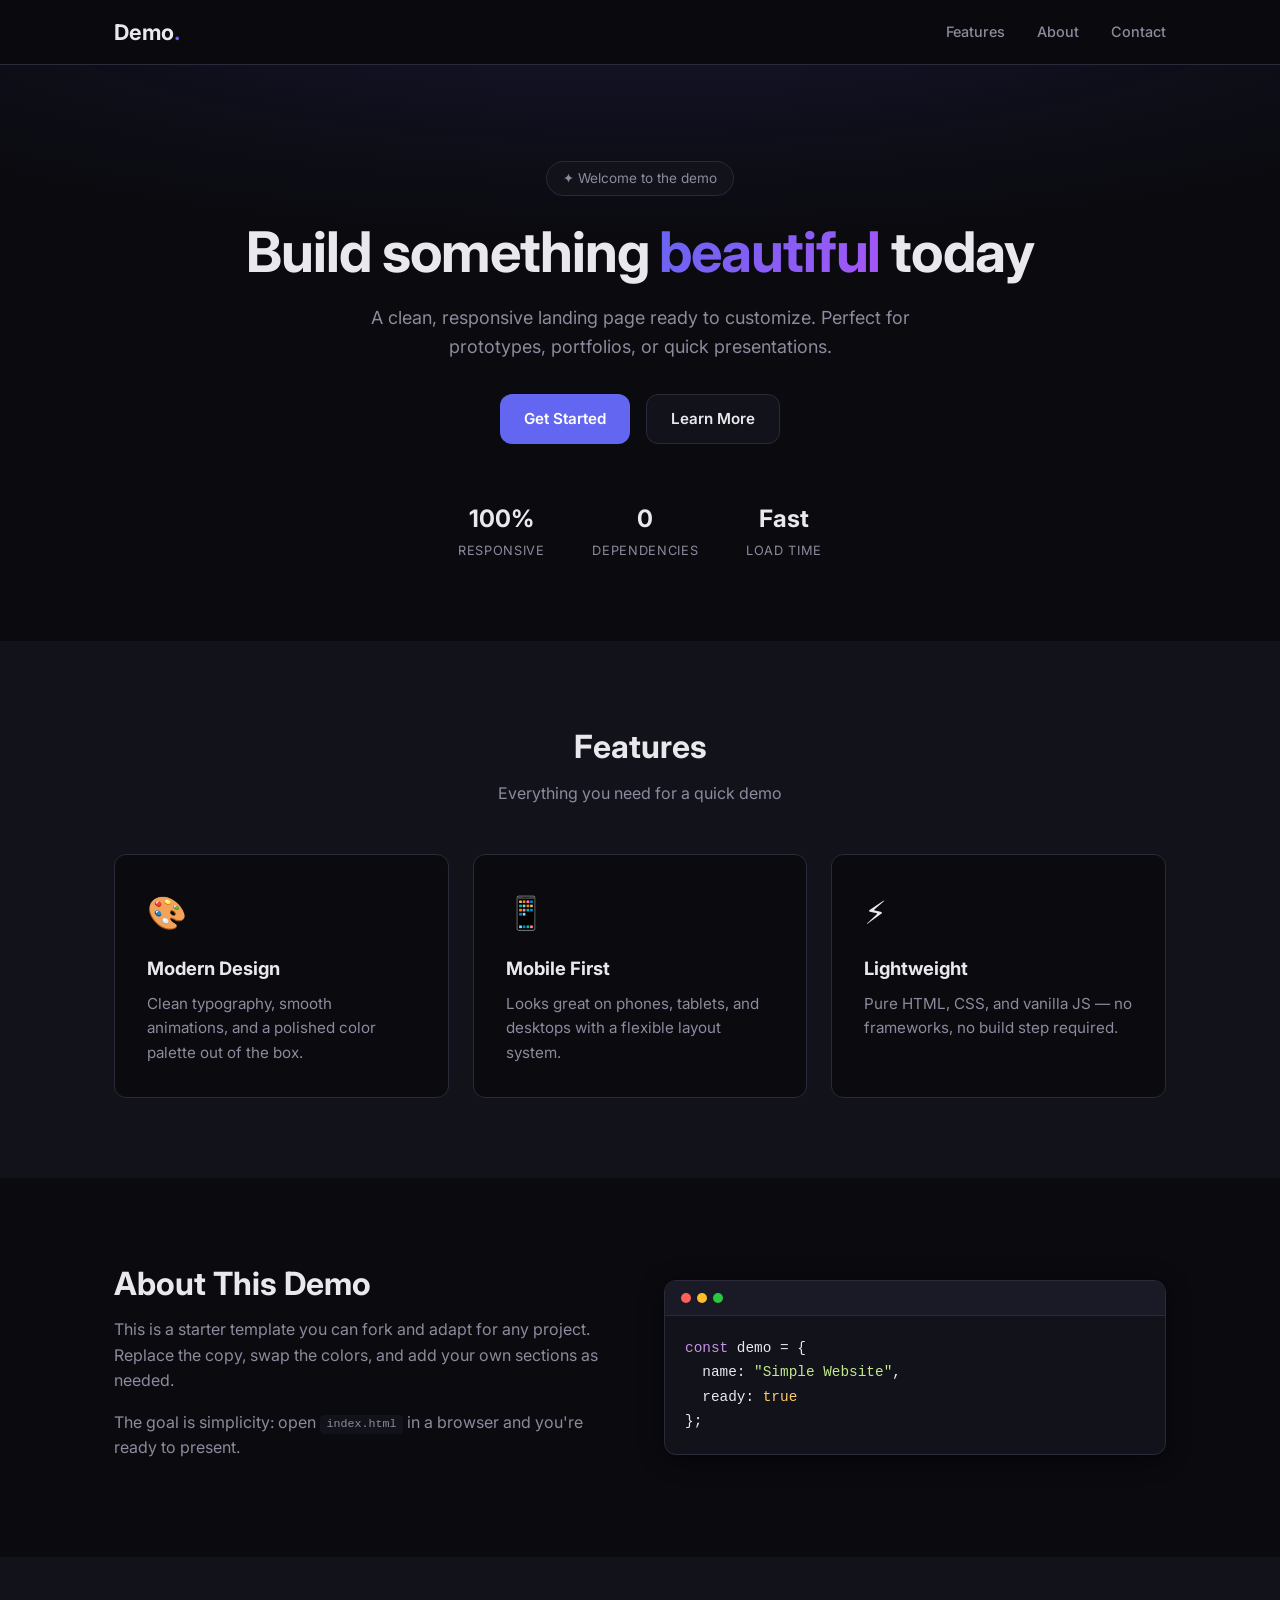
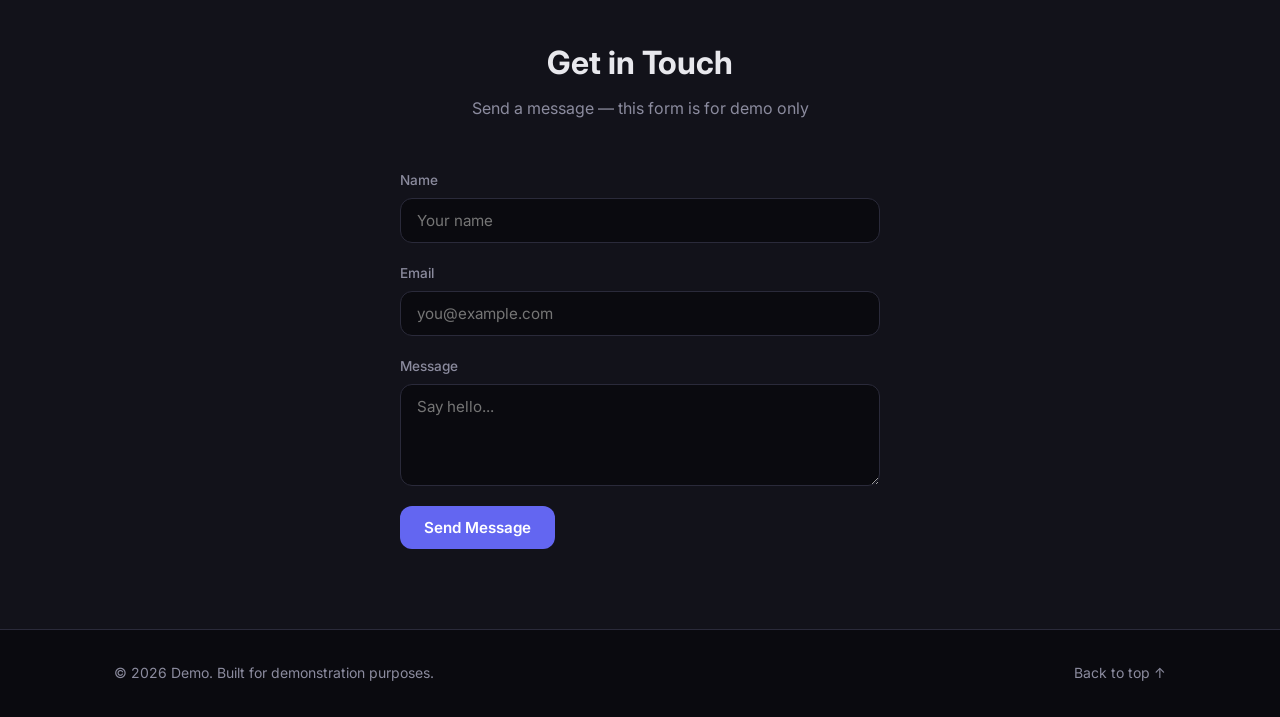
<file: index.html>
<!DOCTYPE html>
<html lang="en">
<head>
  <meta charset="UTF-8">
  <meta name="viewport" content="width=device-width, initial-scale=1.0">
  <title>Demo — Simple Landing Page</title>
  <link rel="stylesheet" href="styles.css">
  <link rel="preconnect" href="https://fonts.googleapis.com">
  <link rel="preconnect" href="https://fonts.gstatic.com" crossorigin>
  <link href="https://fonts.googleapis.com/css2?family=Inter:wght@400;500;600;700&display=swap" rel="stylesheet">
</head>
<body>
  <header class="header">
    <nav class="nav container">
      <a href="#" class="logo">Demo<span>.</span></a>
      <ul class="nav-links">
        <li><a href="#features">Features</a></li>
        <li><a href="#about">About</a></li>
        <li><a href="#contact">Contact</a></li>
      </ul>
      <button class="nav-toggle" aria-label="Toggle menu">
        <span></span>
        <span></span>
        <span></span>
      </button>
    </nav>
  </header>

  <main>
    <section class="hero">
      <div class="container hero-content">
        <p class="hero-badge">✦ Welcome to the demo</p>
        <h1>Build something <span class="gradient-text">beautiful</span> today</h1>
        <p class="hero-subtitle">
          A clean, responsive landing page ready to customize. Perfect for prototypes,
          portfolios, or quick presentations.
        </p>
        <div class="hero-actions">
          <a href="#contact" class="btn btn-primary">Get Started</a>
          <a href="#features" class="btn btn-secondary">Learn More</a>
        </div>
        <div class="hero-stats">
          <div class="stat">
            <span class="stat-value">100%</span>
            <span class="stat-label">Responsive</span>
          </div>
          <div class="stat">
            <span class="stat-value">0</span>
            <span class="stat-label">Dependencies</span>
          </div>
          <div class="stat">
            <span class="stat-value">Fast</span>
            <span class="stat-label">Load Time</span>
          </div>
        </div>
      </div>
    </section>

    <section id="features" class="features">
      <div class="container">
        <h2 class="section-title">Features</h2>
        <p class="section-subtitle">Everything you need for a quick demo</p>
        <div class="feature-grid">
          <article class="feature-card">
            <div class="feature-icon">🎨</div>
            <h3>Modern Design</h3>
            <p>Clean typography, smooth animations, and a polished color palette out of the box.</p>
          </article>
          <article class="feature-card">
            <div class="feature-icon">📱</div>
            <h3>Mobile First</h3>
            <p>Looks great on phones, tablets, and desktops with a flexible layout system.</p>
          </article>
          <article class="feature-card">
            <div class="feature-icon">⚡</div>
            <h3>Lightweight</h3>
            <p>Pure HTML, CSS, and vanilla JS — no frameworks, no build step required.</p>
          </article>
        </div>
      </div>
    </section>

    <section id="about" class="about">
      <div class="container about-inner">
        <div class="about-text">
          <h2 class="section-title">About This Demo</h2>
          <p>
            This is a starter template you can fork and adapt for any project. Replace the
            copy, swap the colors, and add your own sections as needed.
          </p>
          <p>
            The goal is simplicity: open <code>index.html</code> in a browser and you're
            ready to present.
          </p>
        </div>
        <div class="about-visual">
          <div class="code-block">
            <div class="code-header">
              <span class="dot red"></span>
              <span class="dot yellow"></span>
              <span class="dot green"></span>
            </div>
            <pre><code><span class="code-keyword">const</span> demo = {
  name: <span class="code-string">"Simple Website"</span>,
  ready: <span class="code-bool">true</span>
};</code></pre>
          </div>
        </div>
      </div>
    </section>

    <section id="contact" class="contact">
      <div class="container">
        <h2 class="section-title">Get in Touch</h2>
        <p class="section-subtitle">Send a message — this form is for demo only</p>
        <form class="contact-form" id="contact-form">
          <div class="form-row">
            <label for="name">Name</label>
            <input type="text" id="name" name="name" placeholder="Your name" required>
          </div>
          <div class="form-row">
            <label for="email">Email</label>
            <input type="email" id="email" name="email" placeholder="you@example.com" required>
          </div>
          <div class="form-row">
            <label for="message">Message</label>
            <textarea id="message" name="message" rows="4" placeholder="Say hello..." required></textarea>
          </div>
          <button type="submit" class="btn btn-primary">Send Message</button>
        </form>
        <p class="form-success" id="form-success" hidden>Thanks! Your message was received (demo only).</p>
      </div>
    </section>
  </main>

  <footer class="footer">
    <div class="container footer-inner">
      <p>&copy; 2026 Demo. Built for demonstration purposes.</p>
      <a href="#" class="back-to-top">Back to top ↑</a>
    </div>
  </footer>

  <script src="script.js"></script>
</body>
</html>
</file>
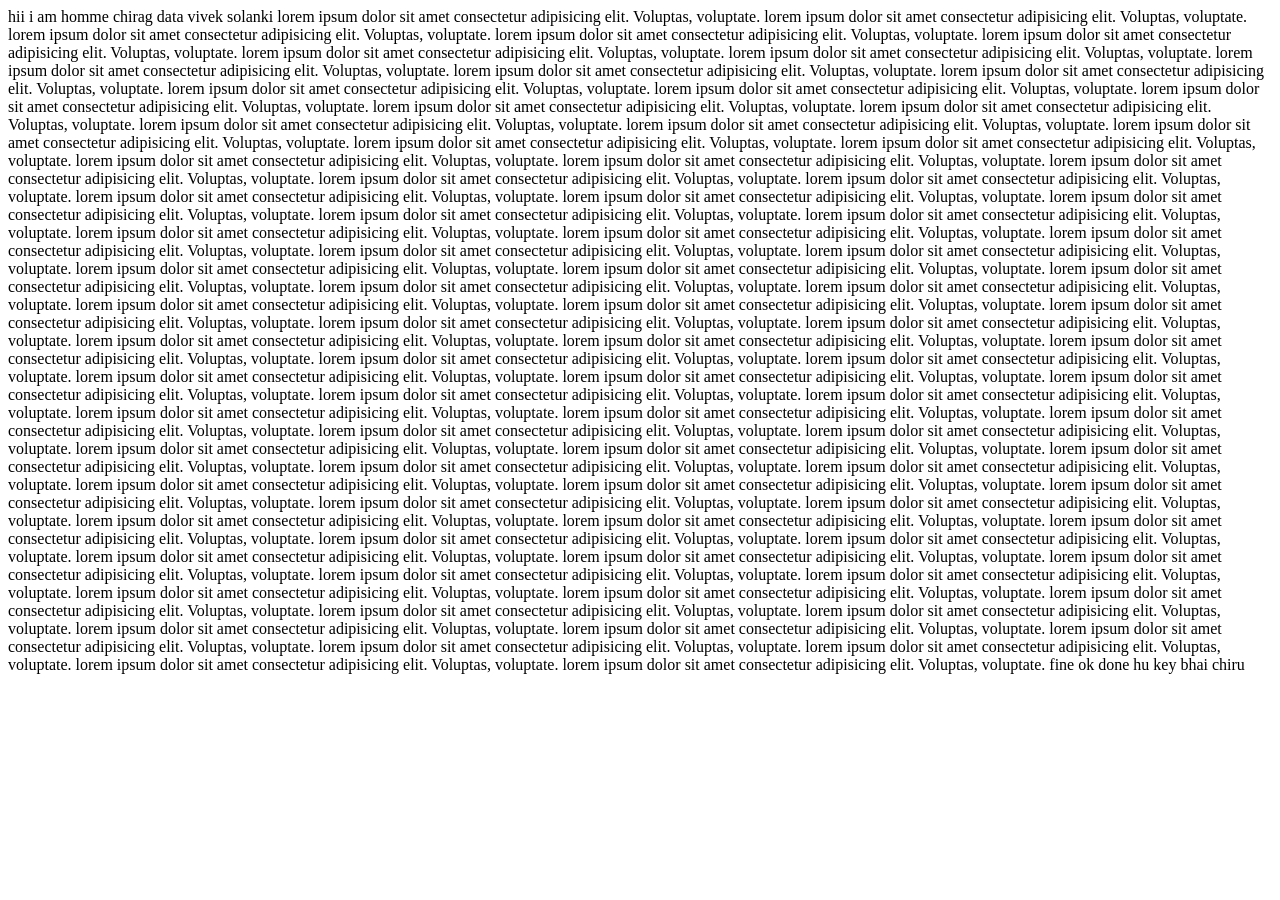
<file: home.html>
<!DOCTYPE html>
<html lang="en">
<head>
    <meta charset="UTF-8">
    <meta name="viewport" content="width=device-width, initial-scale=1.0">
    <title>Document</title>
</head>
<body>
    hii i am homme


    chirag
    data

    vivek solanki
    lorem ipsum dolor sit amet consectetur adipisicing elit. Voluptas, voluptate.
    lorem ipsum dolor sit amet consectetur adipisicing elit. Voluptas, voluptate.
    lorem ipsum dolor sit amet consectetur adipisicing elit. Voluptas, voluptate.
    lorem ipsum dolor sit amet consectetur adipisicing elit. Voluptas, voluptate.
    lorem ipsum dolor sit amet consectetur adipisicing elit. Voluptas, voluptate.
    lorem ipsum dolor sit amet consectetur adipisicing elit. Voluptas, voluptate.
    lorem ipsum dolor sit amet consectetur adipisicing elit. Voluptas, voluptate.
    lorem ipsum dolor sit amet consectetur adipisicing elit. Voluptas, voluptate.
    lorem ipsum dolor sit amet consectetur adipisicing elit. Voluptas, voluptate.
    lorem ipsum dolor sit amet consectetur adipisicing elit. Voluptas, voluptate.
    lorem ipsum dolor sit amet consectetur adipisicing elit. Voluptas, voluptate.
    lorem ipsum dolor sit amet consectetur adipisicing elit. Voluptas, voluptate.
    lorem ipsum dolor sit amet consectetur adipisicing elit. Voluptas, voluptate.
    lorem ipsum dolor sit amet consectetur adipisicing elit. Voluptas, voluptate.
    lorem ipsum dolor sit amet consectetur adipisicing elit. Voluptas, voluptate.
    lorem ipsum dolor sit amet consectetur adipisicing elit. Voluptas, voluptate.
    lorem ipsum dolor sit amet consectetur adipisicing elit. Voluptas, voluptate.
    lorem ipsum dolor sit amet consectetur adipisicing elit. Voluptas, voluptate.
    lorem ipsum dolor sit amet consectetur adipisicing elit. Voluptas, voluptate.
    lorem ipsum dolor sit amet consectetur adipisicing elit. Voluptas, voluptate.
    lorem ipsum dolor sit amet consectetur adipisicing elit. Voluptas, voluptate.
    lorem ipsum dolor sit amet consectetur adipisicing elit. Voluptas, voluptate.
    lorem ipsum dolor sit amet consectetur adipisicing elit. Voluptas, voluptate.
    lorem ipsum dolor sit amet consectetur adipisicing elit. Voluptas, voluptate.
    lorem ipsum dolor sit amet consectetur adipisicing elit. Voluptas, voluptate.
    lorem ipsum dolor sit amet consectetur adipisicing elit. Voluptas, voluptate.
    lorem ipsum dolor sit amet consectetur adipisicing elit. Voluptas, voluptate.
    lorem ipsum dolor sit amet consectetur adipisicing elit. Voluptas, voluptate.
    lorem ipsum dolor sit amet consectetur adipisicing elit. Voluptas, voluptate.
    lorem ipsum dolor sit amet consectetur adipisicing elit. Voluptas, voluptate.
    lorem ipsum dolor sit amet consectetur adipisicing elit. Voluptas, voluptate.
    lorem ipsum dolor sit amet consectetur adipisicing elit. Voluptas, voluptate.
    lorem ipsum dolor sit amet consectetur adipisicing elit. Voluptas, voluptate.
    lorem ipsum dolor sit amet consectetur adipisicing elit. Voluptas, voluptate.
    lorem ipsum dolor sit amet consectetur adipisicing elit. Voluptas, voluptate.
    lorem ipsum dolor sit amet consectetur adipisicing elit. Voluptas, voluptate.
    lorem ipsum dolor sit amet consectetur adipisicing elit. Voluptas, voluptate.
    lorem ipsum dolor sit amet consectetur adipisicing elit. Voluptas, voluptate.
    lorem ipsum dolor sit amet consectetur adipisicing elit. Voluptas, voluptate.
    lorem ipsum dolor sit amet consectetur adipisicing elit. Voluptas, voluptate.
    lorem ipsum dolor sit amet consectetur adipisicing elit. Voluptas, voluptate.
    lorem ipsum dolor sit amet consectetur adipisicing elit. Voluptas, voluptate.
    lorem ipsum dolor sit amet consectetur adipisicing elit. Voluptas, voluptate.
    lorem ipsum dolor sit amet consectetur adipisicing elit. Voluptas, voluptate.
    lorem ipsum dolor sit amet consectetur adipisicing elit. Voluptas, voluptate.
    lorem ipsum dolor sit amet consectetur adipisicing elit. Voluptas, voluptate.
    lorem ipsum dolor sit amet consectetur adipisicing elit. Voluptas, voluptate.
    lorem ipsum dolor sit amet consectetur adipisicing elit. Voluptas, voluptate.
    lorem ipsum dolor sit amet consectetur adipisicing elit. Voluptas, voluptate.
    lorem ipsum dolor sit amet consectetur adipisicing elit. Voluptas, voluptate.
    lorem ipsum dolor sit amet consectetur adipisicing elit. Voluptas, voluptate.
    lorem ipsum dolor sit amet consectetur adipisicing elit. Voluptas, voluptate.
    lorem ipsum dolor sit amet consectetur adipisicing elit. Voluptas, voluptate.
    lorem ipsum dolor sit amet consectetur adipisicing elit. Voluptas, voluptate.
    lorem ipsum dolor sit amet consectetur adipisicing elit. Voluptas, voluptate.
    lorem ipsum dolor sit amet consectetur adipisicing elit. Voluptas, voluptate.
    lorem ipsum dolor sit amet consectetur adipisicing elit. Voluptas, voluptate.
    lorem ipsum dolor sit amet consectetur adipisicing elit. Voluptas, voluptate.
    lorem ipsum dolor sit amet consectetur adipisicing elit. Voluptas, voluptate.
    lorem ipsum dolor sit amet consectetur adipisicing elit. Voluptas, voluptate.
    lorem ipsum dolor sit amet consectetur adipisicing elit. Voluptas, voluptate.
    lorem ipsum dolor sit amet consectetur adipisicing elit. Voluptas, voluptate.
    lorem ipsum dolor sit amet consectetur adipisicing elit. Voluptas, voluptate.
    lorem ipsum dolor sit amet consectetur adipisicing elit. Voluptas, voluptate.
    lorem ipsum dolor sit amet consectetur adipisicing elit. Voluptas, voluptate.
    lorem ipsum dolor sit amet consectetur adipisicing elit. Voluptas, voluptate.
    lorem ipsum dolor sit amet consectetur adipisicing elit. Voluptas, voluptate.
    lorem ipsum dolor sit amet consectetur adipisicing elit. Voluptas, voluptate.
    lorem ipsum dolor sit amet consectetur adipisicing elit. Voluptas, voluptate.
    lorem ipsum dolor sit amet consectetur adipisicing elit. Voluptas, voluptate.
    lorem ipsum dolor sit amet consectetur adipisicing elit. Voluptas, voluptate.
    lorem ipsum dolor sit amet consectetur adipisicing elit. Voluptas, voluptate.
    lorem ipsum dolor sit amet consectetur adipisicing elit. Voluptas, voluptate.
    lorem ipsum dolor sit amet consectetur adipisicing elit. Voluptas, voluptate.
    lorem ipsum dolor sit amet consectetur adipisicing elit. Voluptas, voluptate.
    lorem ipsum dolor sit amet consectetur adipisicing elit. Voluptas, voluptate.
    lorem ipsum dolor sit amet consectetur adipisicing elit. Voluptas, voluptate.
    lorem ipsum dolor sit amet consectetur adipisicing elit. Voluptas, voluptate.
    lorem ipsum dolor sit amet consectetur adipisicing elit. Voluptas, voluptate.
    lorem ipsum dolor sit amet consectetur adipisicing elit. Voluptas, voluptate.
    lorem ipsum dolor sit amet consectetur adipisicing elit. Voluptas, voluptate.
    lorem ipsum dolor sit amet consectetur adipisicing elit. Voluptas, voluptate.
    lorem ipsum dolor sit amet consectetur adipisicing elit. Voluptas, voluptate.
    lorem ipsum dolor sit amet consectetur adipisicing elit. Voluptas, voluptate.
    lorem ipsum dolor sit amet consectetur adipisicing elit. Voluptas, voluptate.
    lorem ipsum dolor sit amet consectetur adipisicing elit. Voluptas, voluptate.
    lorem ipsum dolor sit amet consectetur adipisicing elit. Voluptas, voluptate.
    lorem ipsum dolor sit amet consectetur adipisicing elit. Voluptas, voluptate.
    lorem ipsum dolor sit amet consectetur adipisicing elit. Voluptas, voluptate.
    lorem ipsum dolor sit amet consectetur adipisicing elit. Voluptas, voluptate.
    lorem ipsum dolor sit amet consectetur adipisicing elit. Voluptas, voluptate.
    lorem ipsum dolor sit amet consectetur adipisicing elit. Voluptas, voluptate.



    fine
    ok done

    hu key bhai
    chiru
</body>
</html>
</file>
<file: styles.css>
*,
*::before,
*::after {
  box-sizing: border-box;
  margin: 0;
  padding: 0;
}

:root {
  --bg: #0a0a0f;
  --surface: #12121a;
  --surface-2: #1a1a26;
  --border: #2a2a3a;
  --text: #e8e8ed;
  --text-muted: #8b8b9e;
  --accent: #6366f1;
  --accent-hover: #818cf8;
  --gradient-start: #6366f1;
  --gradient-end: #a855f7;
  --radius: 12px;
  --shadow: 0 4px 24px rgba(0, 0, 0, 0.4);
}

html {
  scroll-behavior: smooth;
}

body {
  font-family: "Inter", system-ui, sans-serif;
  background: var(--bg);
  color: var(--text);
  line-height: 1.6;
  min-height: 100vh;
}

.container {
  width: 100%;
  max-width: 1100px;
  margin: 0 auto;
  padding: 0 1.5rem;
}

/* Header */
.header {
  position: sticky;
  top: 0;
  z-index: 100;
  background: rgba(10, 10, 15, 0.85);
  backdrop-filter: blur(12px);
  border-bottom: 1px solid var(--border);
}

.nav {
  display: flex;
  align-items: center;
  justify-content: space-between;
  height: 64px;
}

.logo {
  font-size: 1.35rem;
  font-weight: 700;
  color: var(--text);
  text-decoration: none;
}

.logo span {
  color: var(--accent);
}

.nav-links {
  display: flex;
  gap: 2rem;
  list-style: none;
}

.nav-links a {
  color: var(--text-muted);
  text-decoration: none;
  font-size: 0.9rem;
  font-weight: 500;
  transition: color 0.2s;
}

.nav-links a:hover {
  color: var(--text);
}

.nav-toggle {
  display: none;
  flex-direction: column;
  gap: 5px;
  background: none;
  border: none;
  cursor: pointer;
  padding: 4px;
}

.nav-toggle span {
  display: block;
  width: 22px;
  height: 2px;
  background: var(--text);
  border-radius: 2px;
  transition: transform 0.3s, opacity 0.3s;
}

.nav-toggle.active span:nth-child(1) {
  transform: translateY(7px) rotate(45deg);
}

.nav-toggle.active span:nth-child(2) {
  opacity: 0;
}

.nav-toggle.active span:nth-child(3) {
  transform: translateY(-7px) rotate(-45deg);
}

/* Hero */
.hero {
  padding: 6rem 0 5rem;
  background:
    radial-gradient(ellipse 80% 50% at 50% -20%, rgba(99, 102, 241, 0.15), transparent),
    var(--bg);
}

.hero-content {
  text-align: center;
}

.hero-badge {
  display: inline-block;
  padding: 0.35rem 1rem;
  background: var(--surface);
  border: 1px solid var(--border);
  border-radius: 999px;
  font-size: 0.85rem;
  color: var(--text-muted);
  margin-bottom: 1.5rem;
}

.hero h1 {
  font-size: clamp(2.25rem, 5vw, 3.5rem);
  font-weight: 700;
  line-height: 1.15;
  letter-spacing: -0.02em;
  margin-bottom: 1.25rem;
}

.gradient-text {
  background: linear-gradient(135deg, var(--gradient-start), var(--gradient-end));
  -webkit-background-clip: text;
  -webkit-text-fill-color: transparent;
  background-clip: text;
}

.hero-subtitle {
  font-size: 1.125rem;
  color: var(--text-muted);
  max-width: 540px;
  margin: 0 auto 2rem;
}

.hero-actions {
  display: flex;
  gap: 1rem;
  justify-content: center;
  flex-wrap: wrap;
  margin-bottom: 3.5rem;
}

.btn {
  display: inline-flex;
  align-items: center;
  justify-content: center;
  padding: 0.75rem 1.5rem;
  font-size: 0.95rem;
  font-weight: 600;
  border-radius: var(--radius);
  text-decoration: none;
  border: none;
  cursor: pointer;
  transition: background 0.2s, transform 0.15s;
  font-family: inherit;
}

.btn:active {
  transform: scale(0.98);
}

.btn-primary {
  background: var(--accent);
  color: white;
}

.btn-primary:hover {
  background: var(--accent-hover);
}

.btn-secondary {
  background: var(--surface);
  color: var(--text);
  border: 1px solid var(--border);
}

.btn-secondary:hover {
  background: var(--surface-2);
}

.hero-stats {
  display: flex;
  gap: 3rem;
  justify-content: center;
  flex-wrap: wrap;
}

.stat {
  display: flex;
  flex-direction: column;
  gap: 0.15rem;
}

.stat-value {
  font-size: 1.5rem;
  font-weight: 700;
  color: var(--text);
}

.stat-label {
  font-size: 0.8rem;
  color: var(--text-muted);
  text-transform: uppercase;
  letter-spacing: 0.05em;
}

/* Sections */
section {
  padding: 5rem 0;
}

.section-title {
  font-size: 2rem;
  font-weight: 700;
  text-align: center;
  margin-bottom: 0.5rem;
}

.section-subtitle {
  text-align: center;
  color: var(--text-muted);
  margin-bottom: 3rem;
}

/* Features */
.features {
  background: var(--surface);
}

.feature-grid {
  display: grid;
  grid-template-columns: repeat(auto-fit, minmax(280px, 1fr));
  gap: 1.5rem;
}

.feature-card {
  background: var(--bg);
  border: 1px solid var(--border);
  border-radius: var(--radius);
  padding: 2rem;
  transition: border-color 0.2s, transform 0.2s;
}

.feature-card:hover {
  border-color: var(--accent);
  transform: translateY(-2px);
}

.feature-icon {
  font-size: 2rem;
  margin-bottom: 1rem;
}

.feature-card h3 {
  font-size: 1.15rem;
  margin-bottom: 0.5rem;
}

.feature-card p {
  color: var(--text-muted);
  font-size: 0.95rem;
}

/* About */
.about-inner {
  display: grid;
  grid-template-columns: 1fr 1fr;
  gap: 3rem;
  align-items: center;
}

.about-text .section-title {
  text-align: left;
}

.about-text p {
  color: var(--text-muted);
  margin-bottom: 1rem;
}

.about-text code {
  background: var(--surface);
  padding: 0.15rem 0.4rem;
  border-radius: 4px;
  font-size: 0.9em;
}

.code-block {
  background: var(--surface);
  border: 1px solid var(--border);
  border-radius: var(--radius);
  overflow: hidden;
  box-shadow: var(--shadow);
}

.code-header {
  display: flex;
  gap: 6px;
  padding: 0.75rem 1rem;
  background: var(--surface-2);
  border-bottom: 1px solid var(--border);
}

.dot {
  width: 10px;
  height: 10px;
  border-radius: 50%;
}

.dot.red { background: #ff5f57; }
.dot.yellow { background: #febc2e; }
.dot.green { background: #28c840; }

.code-block pre {
  padding: 1.25rem;
  overflow-x: auto;
  font-size: 0.9rem;
  line-height: 1.7;
}

.code-keyword { color: #c792ea; }
.code-string { color: #c3e88d; }
.code-bool { color: #ffcb6b; }

/* Contact */
.contact {
  background: var(--surface);
}

.contact-form {
  max-width: 480px;
  margin: 0 auto;
  display: flex;
  flex-direction: column;
  gap: 1.25rem;
}

.form-row {
  display: flex;
  flex-direction: column;
  gap: 0.4rem;
}

.form-row label {
  font-size: 0.85rem;
  font-weight: 500;
  color: var(--text-muted);
}

.form-row input,
.form-row textarea {
  padding: 0.75rem 1rem;
  background: var(--bg);
  border: 1px solid var(--border);
  border-radius: var(--radius);
  color: var(--text);
  font-family: inherit;
  font-size: 0.95rem;
  transition: border-color 0.2s;
}

.form-row input:focus,
.form-row textarea:focus {
  outline: none;
  border-color: var(--accent);
}

.form-row textarea {
  resize: vertical;
  min-height: 100px;
}

.contact-form .btn {
  align-self: flex-start;
}

.form-success {
  text-align: center;
  margin-top: 1.5rem;
  color: #34d399;
  font-weight: 500;
}

/* Footer */
.footer {
  padding: 2rem 0;
  border-top: 1px solid var(--border);
}

.footer-inner {
  display: flex;
  justify-content: space-between;
  align-items: center;
  flex-wrap: wrap;
  gap: 1rem;
}

.footer p {
  color: var(--text-muted);
  font-size: 0.875rem;
}

.back-to-top {
  color: var(--text-muted);
  text-decoration: none;
  font-size: 0.875rem;
  transition: color 0.2s;
}

.back-to-top:hover {
  color: var(--accent);
}

/* Mobile */
@media (max-width: 768px) {
  .nav-links {
    display: none;
    position: absolute;
    top: 64px;
    left: 0;
    right: 0;
    flex-direction: column;
    gap: 0;
    background: var(--surface);
    border-bottom: 1px solid var(--border);
    padding: 1rem 0;
  }

  .nav-links.open {
    display: flex;
  }

  .nav-links li a {
    display: block;
    padding: 0.75rem 1.5rem;
  }

  .nav-toggle {
    display: flex;
  }

  .about-inner {
    grid-template-columns: 1fr;
  }

  .about-text .section-title {
    text-align: center;
  }

  .hero {
    padding: 4rem 0 3rem;
  }
}
</file>
